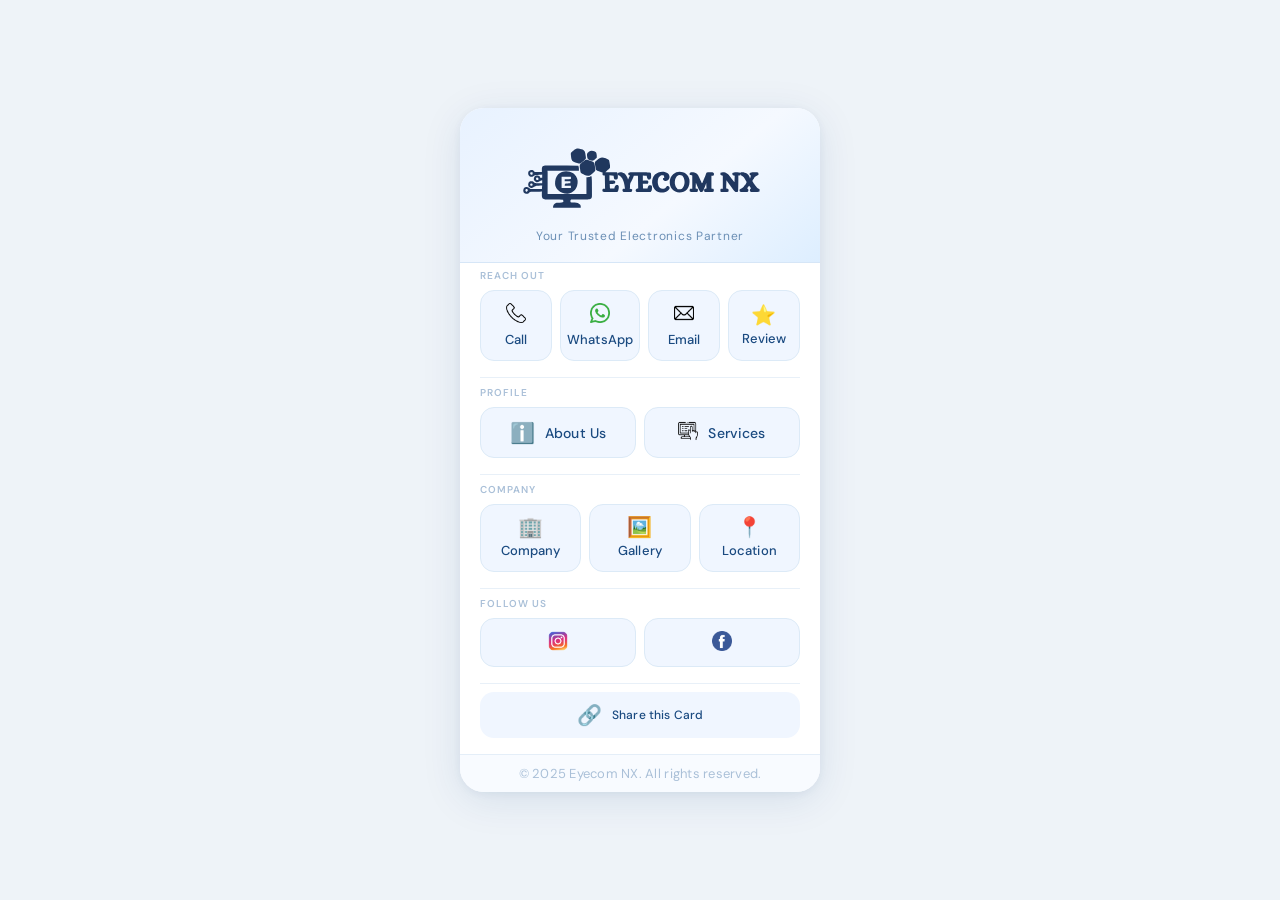
<file: index.html>
<!DOCTYPE html>
<html lang="en">
<head>
    <meta charset="UTF-8">
    <meta name="viewport" content="width=device-width, initial-scale=1.0">
    <title>Eyecom NX Digital Card</title>
    <link href="https://fonts.googleapis.com/css2?family=DM+Sans:wght@300;400;500;600&family=DM+Serif+Display&display=swap" rel="stylesheet">
    <style>
        * { box-sizing: border-box; margin: 0; padding: 0; }

        body {
            font-family: 'DM Sans', sans-serif;
            display: flex;
            justify-content: center;
            align-items: center;
            min-height: 100vh;
            background: #eef3f8;
        }

        .card {
            width: 360px;
            background: #ffffff;
            border-radius: 24px;
            box-shadow: 0 8px 40px rgba(14, 62, 120, 0.10), 0 2px 8px rgba(14,62,120,0.06);
            overflow: hidden;
        }

        /* ── HEADER ── */
        .card-header {
            background: linear-gradient(140deg, #e8f2ff 0%, #f5f9ff 60%, #ddeeff 100%);
            padding: 28px 20px 18px;
            text-align: center;
            border-bottom: 1px solid #d6e6f7;
            position: relative;
        }
        .card-header .logo-wrap {
    width: 280px;        /* wider for horizontal logo */
    height: 80px;        /* shorter height */
    border-radius: 14px;
    overflow: hidden;
    margin: 0 auto 12px;
    display: flex;
    align-items: center;
    justify-content: center;
    padding: 6px 10px;   /* spacing so logo breathes */
}
        .card-header .logo-wrap img {
    max-width: 100%;
    max-height: 100%;
    object-fit: contain;   /* IMPORTANT: no cropping */
}
        .card-header .tagline {
            font-size: 12px;
            color: #6b8fb5;
            letter-spacing: 0.06em;
            font-weight: 400;
        }

        /* ── CONTACT NAME ── */
        .contact-name {
            padding: 14px 20px 4px;
            font-size: 13px;
            color: #8aa4bf;
            font-weight: 500;
            letter-spacing: 0.06em;
            text-transform: uppercase;
        }

        /* ── SECTIONS ── */
        .card-section {
            padding: 6px 20px 14px;
        }
        .section-label {
            font-size: 10px;
            letter-spacing: 0.1em;
            text-transform: uppercase;
            color: #aac0d8;
            font-weight: 600;
            margin-bottom: 8px;
        }

        /* ── BUTTON GRID ── */
        .btn-grid {
            display: grid;
            grid-template-columns: repeat(3, 1fr);
            gap: 8px;
        }
        .btn-grid.two { grid-template-columns: repeat(2, 1fr); }
        .btn-grid.four { grid-template-columns: repeat(4, 1fr); }

        .btn {
            display: flex;
            flex-direction: column;
            align-items: center;
            justify-content: center;
            gap: 5px;
            padding: 12px 6px;
            border-radius: 14px;
            background: #f0f6ff;
            border: 1px solid #dceaf7;
            color: #1a4a80;
            text-decoration: none;
            font-size: 13px;
            font-weight: 500;
            cursor: pointer;
            transition: background 0.18s, transform 0.15s, box-shadow 0.18s;
            font-family: 'DM Sans', sans-serif;
            letter-spacing: 0.01em;
        }
        .btn:hover, .btn:active {
            background: #deeeff;
            transform: translateY(-2px);
            box-shadow: 0 4px 14px rgba(14,82,180,0.10);
        }
        .btn .icon { font-size: 20px; line-height: 1; }

        /* ── DIVIDER ── */
        .divider {
            height: 1px;
            background: #e8f0f8;
            margin: 2px 20px;
        }

        /* ── FOOTER ── */
        .footer {
            text-align: center;
            padding: 10px 20px;
            font-size: 13px;
            color: #aac0d8;
            background: #f8fbff;
            border-top: 1px solid #e4eef8;
            letter-spacing: 0.02em;
        }

        /* ── OVERLAY / MODAL base ── */
        .overlay {
            display: none;
            position: fixed; inset: 0;
            background: rgba(10, 30, 60, 0.35);
            backdrop-filter: blur(4px);
            z-index: 100;
            align-items: center;
            justify-content: center;
        }
        .overlay.show { display: flex; }

        /* ── ABOUT MODAL ── */
        .modal-box {
            background: #fff;
            border-radius: 20px;
            width: 320px;
            max-height: 82vh;
            overflow-y: auto;
            padding: 24px 20px 20px;
            box-shadow: 0 12px 48px rgba(14,62,120,0.18);
            position: relative;
        }
        .modal-box h2 {
            font-family: 'DM Serif Display', serif;
            font-size: 20px;
            color: #1a3a6a;
            margin-bottom: 10px;
            text-align: center;
        }
        .modal-box p {
            font-size: 13px;
            color: #4a6a8a;
            line-height: 1.6;
            text-align: justify;
            margin-bottom: 14px;
        }
        .modal-img-row {
            display: grid;
            grid-template-columns: 1fr 1fr;
            gap: 10px;
            margin-top: 6px;
        }
        .modal-img-item { text-align: center; }
        .modal-img-item img {
            width: 100%; aspect-ratio: 1;
            border-radius: 12px;
            object-fit: cover;
            display: block;
        }
        .modal-img-item p {
            font-size: 13px;
            color: #6b8fb5;
            margin-top: 4px;
            text-align: center;
        }
        .close-btn {
            position: absolute; top: 14px; right: 16px;
            background: #f0f6ff; border: none; border-radius: 8px;
            width: 28px; height: 28px;
            font-size: 16px; cursor: pointer; color: #4a6a8a;
            display: flex; align-items: center; justify-content: center;
        }

        /* ── SHARE PANEL ── */
        .share-box {
            background: #fff;
            border-radius: 20px;
            width: 300px;
            padding: 22px 20px 18px;
            box-shadow: 0 12px 48px rgba(14,62,120,0.18);
            position: relative;
        }
        .share-box h3 {
            font-size: 16px;
            font-weight: 600;
            color: #1a3a6a;
            margin-bottom: 14px;
            text-align: center;
        }
        .share-opt {
            display: flex; align-items: center; gap: 12px;
            padding: 11px 10px;
            border-radius: 12px;
            cursor: pointer;
            transition: background 0.15s;
            font-size: 13px;
            color: #2a4a7a;
            font-weight: 500;
        }
        .share-opt:hover { background: #f0f6ff; }
        .share-opt .s-icon { font-size: 20px; }
        .copy-row {
            margin-top: 10px;
            background: #f0f6ff;
            border-radius: 10px;
            padding: 10px 12px;
            display: flex;
            align-items: center;
            justify-content: space-between;
            gap: 8px;
            cursor: pointer;
        }
        .copy-row .url-text {
            font-size: 11px;
            color: #4a7ab5;
            overflow: hidden;
            text-overflow: ellipsis;
            white-space: nowrap;
        }
        .copy-row .copy-label {
            font-size: 11px;
            color: #1a6ad4;
            font-weight: 600;
            white-space: nowrap;
        }
    </style>
</head>
<body>

<div class="card">

    <!-- HEADER -->
    <div class="card-header">
        <div class="logo-wrap">
            <img src="logo.svg" alt="Eyecom NX Logo">
        </div>
        <div class="tagline">Your Trusted Electronics Partner</div>
    </div>

    <div class="card-section">
        <div class="section-label">Reach out</div>
        <div class="btn-grid four">
            <a href="tel:+919892994160" class="btn" target="_blank"><span class="icon"><img src="phone.png" alt="Call" width="20" height="20"></span>Call</a>
            <a href="https://wa.me/+919892994160" class="btn" target="_blank"><span class="icon"><img src="whatsapp.png" alt="WhatsApp" width="20" height="20"></span>WhatsApp</a>
            <a href="mailto:eyecomnxofficial@gmail.com" class="btn" target="_blank"><span class="icon"><img src="email.png" alt="Email" width="20" height="20"></span>Email</a>
            <a href="https://www.google.com/search?sca_esv=ef6db0e9fcb54fe8&rlz=1C1GCEA_enIN1206IN1206&biw=1920&bih=911&sxsrf=ANbL-n7V40hBqQWdiDe-k5wXI_G94UhLgA:1775487541897&si=AL3DRZHrmvnFAVQPOO2Bzhf8AX9KZZ6raUI_dT7DG_z0kV2_x4y3MsBZtAtRfDwCye7btEvg8OKfm9mX_8HF5DIIfi6-LNw5efHtBIotyjav0MInj6ka-ylIDlwmOPg7QfPc_NCCryht&q=EYECOM+NX+Reviews&sa=X&ved=2ahUKEwjHpfPBvtmTAxX6r1YBHdIsOX8Q0bkNegQIOhAF&sei=P8rTaf-7GZCL4-EP1PX3YA" class="btn" target="_blank" id="review-btn"><span class="icon">⭐</span>Review</a>
        </div>
    </div>

    <div class="divider"></div>

    <!-- PROFILE -->
    <div class="card-section">
        <div class="section-label">Profile</div>
        <div class="btn-grid two">
            <a href="#" class="btn" target="_blank" onclick="openAbout(); return false;" style="flex-direction:row; gap:10px; padding:13px 16px; justify-content:center;">
                <span class="icon">ℹ️</span> <span style="font-size:14px">About Us</span>
            </a>
            <a href="services.html" class="btn" 
   style="flex-direction:row; gap:10px; padding:13px 16px; justify-content:center;">
    <span class="icon"><img src="service.png" alt="WhatsApp" width="20" height="20"></span>
    <span style="font-size:14px">Services</span>
</a>
        </div>
    </div>

    <div class="divider"></div>

    <!-- COMPANY -->
    <div class="card-section">
        <div class="section-label">Company</div>
        <div class="btn-grid">
            <a href="https://share.google/KF7JZ3oNa4Adca69B" class="btn" target="_blank"><span class="icon">🏢</span>Company</a>
            <a href="https://maps.app.goo.gl/QxKnsnWVCc2Jv7466" class="btn" target="_blank"><span class="icon">🖼️</span>Gallery</a>
            <a href="https://www.google.com/maps?rlz=1C1GCEA_enIN1206IN1206&gs_lcrp=EgZjaHJvbWUqBggAEEUYOzIGCAAQRRg7MgYIARBFGDkyBggCEEUYOzIGCAMQRRhBMgYIBBBFGEEyBggFEEUYQdIBCDE1OTNqMGo0qAIAsAIB&um=1&ie=UTF-8&fb=1&gl=in&sa=X&geocode=KcdY0S0ryOc7MSGMhOxvmXkE&daddr=Shop.No+12,+Royal+Enclave,+Parsi+Panchayat+Rd,+near+Sona+Udyog+Industrial+Estate,+Amba+Wadi,+Natwar+Nagar,+Andheri+East,+Mumbai,+Maharashtra+400069" class="btn" target="_blank"><span class="icon">📍</span>Location</a>
        </div>
    </div>

    <div class="divider"></div>

    <!-- FOLLOW -->
    <div class="card-section">
        <div class="section-label">Follow Us</div>
        <div class="btn-grid two">
  <!-- Instagram Button -->
  <a href="https://www.instagram.com/eyecom_nx_" class="btn" target="_blank">
    <span class="icon">
      <img src="instagram.png" alt="Instagram" width="20" height="20">
    </span>
  </a>

  <!-- Facebook Button -->
  <a href="https://www.facebook.com/profile.php?id=61569805431107" class="btn" target="_blank">
    <span class="icon">
      <img src="facebook.png" alt="Facebook" width="20" height="20">
    </span>
  </a>
</div>

    </div>

    <div class="divider"></div>

    <!-- SHARE -->
    <div class="card-section" style="padding-bottom:16px;">
        <div class="btn-grid" style="grid-template-columns:repeat(1,1fr);">
            <button class="btn" target="_blank" id="share-btn" style="flex-direction:row; gap:10px; padding:13px 16px; justify-content:center; border:none;">
                <span class="icon">🔗</span> <span style="font-size:12px">Share this Card</span>
            </button>
        </div>
    </div>

    <!-- FOOTER -->
    <div class="footer">&copy; 2025 Eyecom NX. All rights reserved.</div>
</div>

<!-- ABOUT OVERLAY -->
<div class="overlay" id="about-overlay">
    <div class="modal-box">
        <button class="close-btn" onclick="closeAbout()">✕</button>
        <h2>About Us</h2>
        <p>EYECOM NX is your trusted IT Hardware & Networking showroom in Andheri East, Mumbai. With over 14 years of expertise, we specialize in high-performance Gaming PC builds, Business Laptops, PC and Laptop Repair service and CCTV Camera installation. As a Logitech Authorised Partner, we offer genuine products from top brands like TP-Link, Dell, HP, Seagate, and Hikvision. Whether you need a custom PC, expert Laptop Repair, or high-speed SSD upgrades, our team provides reliable service and authentic hardware. Visit us near Parsi Panchayat for all your IT, networking, and security needs.</p>
    </div>
</div>

<!-- SHARE OVERLAY -->
<div class="overlay" id="share-overlay">
    <div class="share-box">
        <button class="close-btn" onclick="closeShare()">✕</button>
        <h3>Share Card</h3>
        <div class="share-opt" onclick="shareWhatsApp()"><span class="s-icon">💬</span> WhatsApp</div>
        <div class="share-opt" onclick="shareEmail()"><span class="s-icon">✉️</span> Email</div>
        <div class="share-opt" onclick="nativeShare()"><span class="s-icon">🔗</span> More options…</div>
        <div class="copy-row" onclick="copyLink()">
            <span class="url-text" id="display-url">eyecomnx.com</span>
            <span class="copy-label" id="copy-label">Copy link</span>
        </div>
    </div>
</div>

<script>
    const SHARE_URL = window.location.href;
    const SHARE_TITLE = "Eyecom NX – Your Trusted Electronics Partner";

    // About modal
    function openAbout() { document.getElementById('about-overlay').classList.add('show'); }
    function closeAbout() { document.getElementById('about-overlay').classList.remove('show'); }

    // Share modal
    document.getElementById('share-btn').addEventListener('click', openShare);
    function openShare() { document.getElementById('share-overlay').classList.add('show'); }
    function closeShare() { document.getElementById('share-overlay').classList.remove('show'); }

    // Close on backdrop click
    document.querySelectorAll('.overlay').forEach(o => {
        o.addEventListener('click', e => { if (e.target === o) o.classList.remove('show'); });
    });

    // Native share (uses device share sheet)
    function nativeShare() {
        if (navigator.share) {
            navigator.share({ title: SHARE_TITLE, url: SHARE_URL })
                .catch(() => {});
        } else {
            copyLink();
        }
    }

    function shareWhatsApp() {
        window.open('https://api.whatsapp.com/send?text=' + encodeURIComponent(SHARE_TITLE + ' ' + SHARE_URL), '_blank');
    }
    function shareEmail() {
        window.open('mailto:?subject=' + encodeURIComponent(SHARE_TITLE) + '&body=' + encodeURIComponent(SHARE_URL), '_blank');
    }
    function copyLink() {
        navigator.clipboard.writeText(SHARE_URL).then(() => {
            const lbl = document.getElementById('copy-label');
            lbl.textContent = 'Copied!';
            lbl.style.color = '#27ae60';
            setTimeout(() => { lbl.textContent = 'Copy link'; lbl.style.color = ''; }, 2000);
        }).catch(() => {
            alert('Copy: ' + SHARE_URL);
        });
    }

    // Show actual current URL in share box
    document.getElementById('display-url').textContent = SHARE_URL.replace(/^https?:\/\//, '').slice(0,38);
</script>

</body>
</html>
</file>
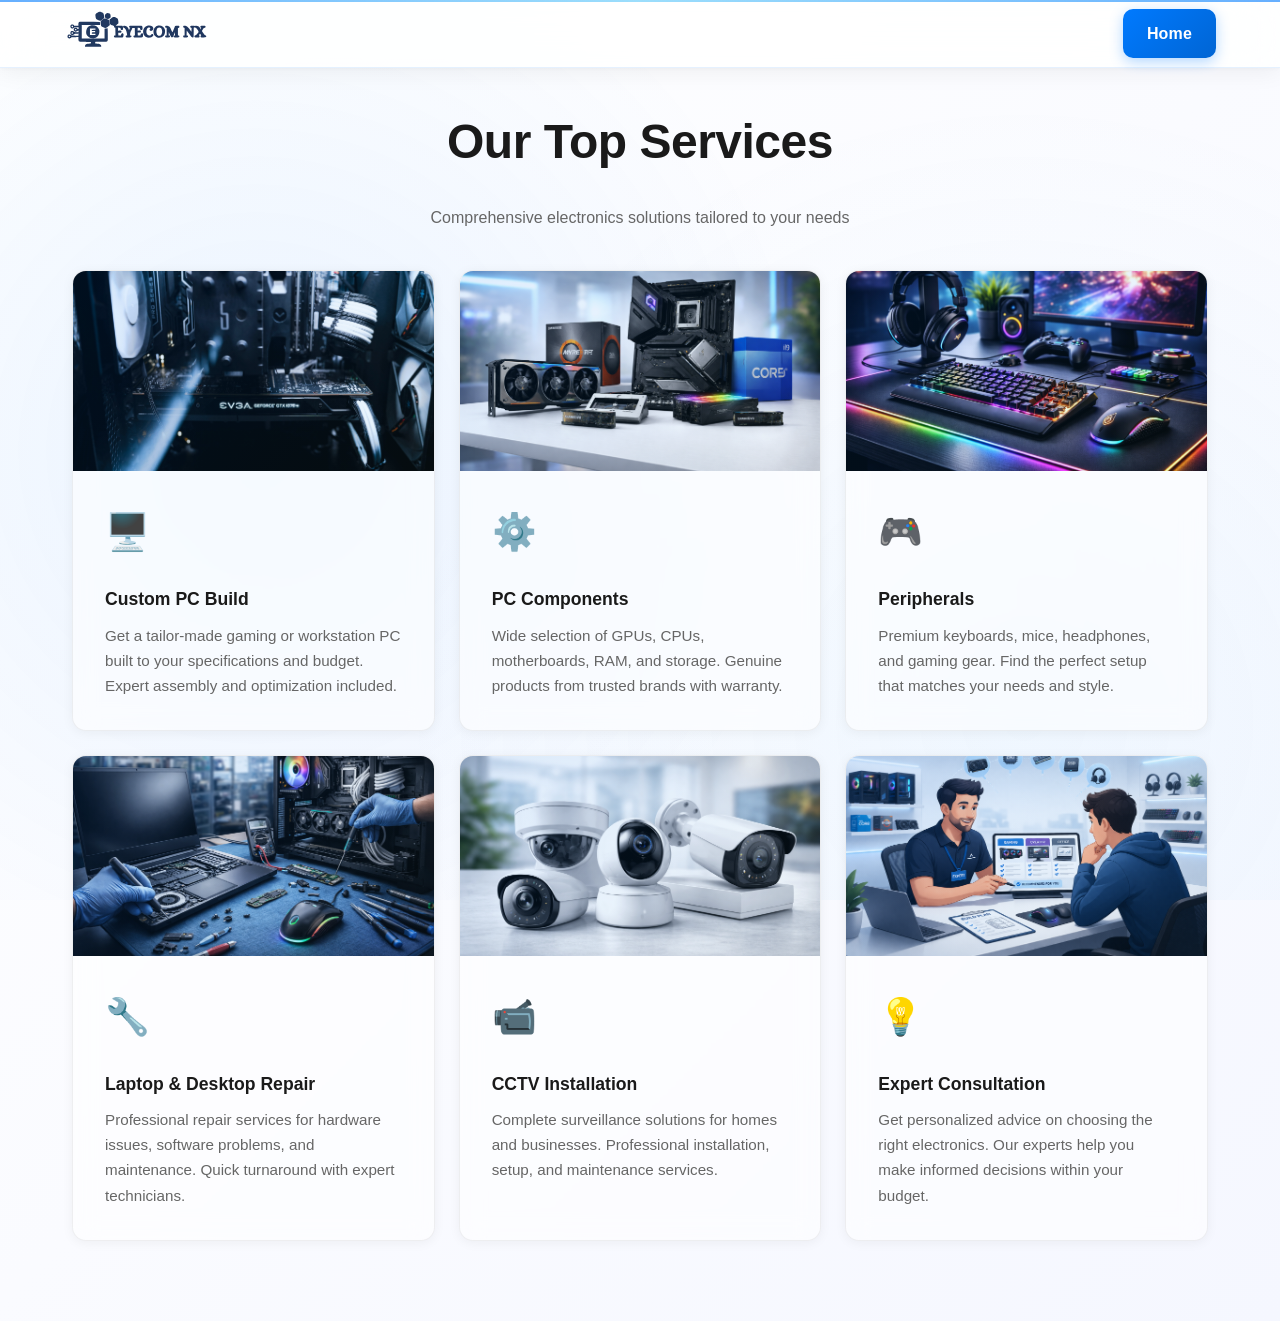
<file: services.html>
<!DOCTYPE html>
<html lang="en">
<head>
    <meta charset="UTF-8">
    <meta name="viewport" content="width=device-width, initial-scale=1.0, viewport-fit=cover">
    <meta name="description" content="Eyecom NX - Premium Electronics Retailer in Mumbai. Custom PC builds, components, peripherals, repair & CCTV services.">
    <meta name="theme-color" content="#007AFF">
    <title>Eyecom NX - Premium Electronics Retailer</title>
    <link rel="stylesheet" href="style.css">
    <style>
        @media (max-width: 768px) {
            :root {
                --spacing-xs: 0.5rem;
                --spacing-sm: 1rem;
                --spacing-md: 1.5rem;
                --spacing-lg: 2rem;
            }
        }
    </style>
</head>
<body>
    <!-- Navigation -->
    <nav class="navbar" id="navbar">
        <div class="nav-container">
            <div class="logo">
    <img src="logo.svg" alt="Eyecom NX Logo" style="height:40px;">
</div>
        </div>
        <a href="index.html" class="cta-button cta-header">Home</a>
    </nav>
    <!-- Services Section — scroll-triggered -->
    <section class="features-section" id="services">
        <div class="section-title reveal">
            <h2>Our Top Services</h2>
            <p>Comprehensive electronics solutions tailored to your needs</p>
        </div>

        <div class="feature-grid reveal-stagger">
            <div class="feature-card service-card">
                <div class="service-image">
                    <img src="builds.png" alt="Custom PC Build" loading="lazy">
                </div>
                <div class="service-content">
                    <div class="feature-icon">🖥️</div>
                    <h3>Custom PC Build</h3>
                    <p>Get a tailor-made gaming or workstation PC built to your specifications and budget. Expert assembly and optimization included.</p>
                </div>
            </div>

            <div class="feature-card service-card">
                <div class="service-image">
                    <img src="parts.png" alt="PC Components" loading="lazy">
                </div>
                <div class="service-content">
                    <div class="feature-icon">⚙️</div>
                    <h3>PC Components</h3>
                    <p>Wide selection of GPUs, CPUs, motherboards, RAM, and storage. Genuine products from trusted brands with warranty.</p>
                </div>
            </div>

            <div class="feature-card service-card">
                <div class="service-image">
                    <img src="peri.png" alt="Peripherals" loading="lazy">
                </div>
                <div class="service-content">
                    <div class="feature-icon">🎮</div>
                    <h3>Peripherals</h3>
                    <p>Premium keyboards, mice, headphones, and gaming gear. Find the perfect setup that matches your needs and style.</p>
                </div>
            </div>

            <div class="feature-card service-card">
                <div class="service-image">
                    <img src="repair.png" alt="Laptop & Desktop Repair" loading="lazy">
                </div>
                <div class="service-content">
                    <div class="feature-icon">🔧</div>
                    <h3>Laptop & Desktop Repair</h3>
                    <p>Professional repair services for hardware issues, software problems, and maintenance. Quick turnaround with expert technicians.</p>
                </div>
            </div>

            <div class="feature-card service-card">
                <div class="service-image">
                    <img src="cctv.png" alt="CCTV Installation" loading="lazy">
                </div>
                <div class="service-content">
                    <div class="feature-icon">📹</div>
                    <h3>CCTV Installation</h3>
                    <p>Complete surveillance solutions for homes and businesses. Professional installation, setup, and maintenance services.</p>
                </div>
            </div>

            <div class="feature-card service-card">
                <div class="service-image">
                    <img src="Consultation.png" alt="Expert Consultation" loading="lazy">
                </div>
                <div class="service-content">
                    <div class="feature-icon">💡</div>
                    <h3>Expert Consultation</h3>
                    <p>Get personalized advice on choosing the right electronics. Our experts help you make informed decisions within your budget.</p>
                </div>
            </div>
        </div>
    </section>


    <script>
        // ─── Mobile menu toggle ───────────────────────────────────────────────
        const menuToggle = document.getElementById('menuToggle');
        const navLinks   = document.getElementById('navLinks');

        menuToggle.addEventListener('click', () => {
            navLinks.classList.toggle('active');
            menuToggle.classList.toggle('active');
        });

        document.querySelectorAll('.nav-links a').forEach(link => {
            link.addEventListener('click', () => {
                navLinks.classList.remove('active');
                menuToggle.classList.remove('active');
            });
        });
    </script>
</body>
</html>
</file>
<file: style.css>
* {
    margin: 0;
    padding: 0;
    box-sizing: border-box;
}


:root {
    --primary-dark: #ffffff;
    --primary-accent: #007AFF;
    --secondary-accent: #5AC8FA;
    --text-primary: #1a1a1a;
    --text-secondary: #666666;
    --border-light: #e5e5e5;
    --success: #34C759;

    /* Spacing Scale */
    --spacing-xs: 0.5rem;
    --spacing-sm: 1rem;
    --spacing-md: 1.5rem;
    --spacing-lg: 2rem;
    --spacing-xl: 3rem;
    --spacing-2xl: 4rem;

    /* Touch targets */
    --touch-min: 44px;

    /* Animation easing */
    --ease-out-expo: cubic-bezier(0.16, 1, 0.3, 1);
    --ease-out-quart: cubic-bezier(0.25, 1, 0.5, 1);
}

html {
    scroll-behavior: smooth;
}

body {
    font-family: -apple-system, BlinkMacSystemFont, 'Segoe UI', 'Roboto', 'Oxygen', 'Ubuntu', sans-serif;
    background: linear-gradient(135deg, #ffffff 0%, #f5f7ff 100%);
    color: var(--text-primary);
    line-height: 1.6;
    overflow-x: hidden;
    position: relative;
}

body::before {
    content: '';
    position: fixed;
    top: 0;
    left: 0;
    right: 0;
    bottom: 0;
    background:
        radial-gradient(circle at 20% 50%, rgba(0, 122, 255, 0.08) 0%, transparent 50%),
        radial-gradient(circle at 80% 80%, rgba(90, 200, 250, 0.06) 0%, transparent 50%);
    pointer-events: none;
    z-index: 0;
}

/* Background Scattered Images */
.bg-image {
    position: absolute;
    opacity: 0.18;
    pointer-events: none;
    z-index: 0;
    background-size: contain;
    background-repeat: no-repeat;
    background-position: center;
    display: none;
}

/* ============================================
   SCROLL-TRIGGERED ANIMATION SYSTEM
   All animation state is driven by JS inline styles.
   CSS here is reduced-motion override only.
   ============================================ */

@media (prefers-reduced-motion: reduce) {
    .reveal, .reveal-left, .reveal-right,
    .reveal-scale, .stagger-child {
        opacity: 1 !important;
        transform: none !important;
        transition: none !important;
    }
}

/* ============================================
   NAVIGATION — Premium polished header
   ============================================ */

.navbar {
    position: fixed;
    top: 0;
    width: 100%;
    z-index: 1000;
    padding: 0 var(--spacing-sm);
    display: flex;
    justify-content: space-between;
    align-items: center;
    gap: 1rem;
    height: 64px;

    /* Premium layered background */
    background: rgba(255, 255, 255, 0.82);
    backdrop-filter: blur(20px) saturate(180%);
    -webkit-backdrop-filter: blur(20px) saturate(180%);

    /* Single clean border — no double-line artifact */
    border-bottom: 1px solid rgba(0, 122, 255, 0.10);

    /* Polished shadow — softer, more depth */
    box-shadow:
        0 1px 0 rgba(255, 255, 255, 0.9) inset,
        0 4px 24px rgba(0, 0, 0, 0.06),
        0 1px 4px rgba(0, 0, 0, 0.04);

    transition: background 0.3s ease, box-shadow 0.3s ease;
}

/* Scrolled state: slightly more opaque */
.navbar.scrolled {
    background: rgba(255, 255, 255, 0.94);
    box-shadow:
        0 1px 0 rgba(255, 255, 255, 0.9) inset,
        0 8px 32px rgba(0, 0, 0, 0.09),
        0 1px 6px rgba(0, 0, 0, 0.05);
}

/* Subtle top accent line */
.navbar::before {
    content: '';
    position: absolute;
    top: 0;
    left: 0;
    right: 0;
    height: 2px;
    background: linear-gradient(90deg, var(--primary-accent), var(--secondary-accent), var(--primary-accent));
    opacity: 0.6;
}

.nav-container {
    display: flex;
    justify-content: space-between;
    align-items: center;
    flex: 1;
    gap: 1rem;
}

.logo {
    font-size: 1.25rem;
    font-weight: 800;
    color: var(--primary-accent);
    letter-spacing: -0.5px;
    white-space: nowrap;
    background: linear-gradient(135deg, var(--primary-accent), var(--secondary-accent));
    -webkit-background-clip: text;
    -webkit-text-fill-color: transparent;
    background-clip: text;
}

.nav-links {
    display: none;
    list-style: none;
    position: absolute;
    top: calc(100% + 4px);
    left: 0;
    right: 0;
    background: rgba(255, 255, 255, 0.97);
    backdrop-filter: blur(20px);
    border-bottom: 1px solid rgba(0, 122, 255, 0.08);
    padding: var(--spacing-md);
    gap: var(--spacing-sm);
    flex-direction: column;
    box-shadow: 0 8px 32px rgba(0, 0, 0, 0.08);
    border-radius: 0 0 16px 16px;
    animation: menuSlideDown 0.25s var(--ease-out-quart) both;
}

.nav-links.active {
    display: flex;
}

@keyframes menuSlideDown {
    from {
        opacity: 0;
        transform: translateY(-8px);
    }
    to {
        opacity: 1;
        transform: translateY(0);
    }
}

.nav-links a {
    color: var(--text-primary);
    text-decoration: none;
    font-size: 0.95rem;
    font-weight: 500;
    padding: 0.65rem var(--spacing-md);
    transition: color 0.2s ease, background 0.2s ease;
    display: flex;
    align-items: center;
    min-height: var(--touch-min);
    border-radius: 8px;
}

.nav-links a:active {
    color: var(--primary-accent);
    background: rgba(0, 122, 255, 0.06);
}

/* Mobile Menu Toggle */
.mobile-menu-toggle {
    display: flex;
    flex-direction: column;
    gap: 5px;
    background: none;
    border: none;
    cursor: pointer;
    padding: var(--spacing-xs);
    width: var(--touch-min);
    height: var(--touch-min);
    align-items: center;
    justify-content: center;
}

.mobile-menu-toggle span {
    width: 22px;
    height: 2px;
    background: var(--text-primary);
    border-radius: 2px;
    transition: all 0.3s var(--ease-out-quart);
    display: block;
    transform-origin: center;
}

.mobile-menu-toggle.active span:nth-child(1) {
    transform: rotate(45deg) translate(5px, 5px);
}
.mobile-menu-toggle.active span:nth-child(2) {
    opacity: 0;
    transform: scaleX(0);
}
.mobile-menu-toggle.active span:nth-child(3) {
    transform: rotate(-45deg) translate(5px, -5px);
}

.cta-header {
    display: none;
    padding: 0.6rem 1.2rem;
    font-size: 0.875rem;
    white-space: nowrap;
}

/* Buttons */
.cta-button {
    background: linear-gradient(135deg, var(--primary-accent), #0065d4);
    color: white;
    padding: 0.75rem 1.5rem;
    border-radius: 10px;
    border: none;
    cursor: pointer;
    font-weight: 600;
    transition: transform 0.25s var(--ease-out-quart), box-shadow 0.25s ease, filter 0.2s ease;
    text-decoration: none;
    min-height: var(--touch-min);
    display: inline-flex;
    align-items: center;
    justify-content: center;
    font-size: 1rem;
    box-shadow: 0 4px 14px rgba(0, 122, 255, 0.3);
    letter-spacing: 0.01em;
}

.cta-button:active {
    transform: scale(0.97) translateY(1px);
    box-shadow: 0 2px 8px rgba(0, 122, 255, 0.2);
}

.cta-button-secondary {
    background: transparent;
    border: 1.5px solid var(--primary-accent);
    color: var(--primary-accent);
    padding: 0.75rem 1.5rem;
    border-radius: 10px;
    cursor: pointer;
    font-weight: 600;
    transition: all 0.25s var(--ease-out-quart);
    text-decoration: none;
    min-height: var(--touch-min);
    display: inline-flex;
    align-items: center;
    justify-content: center;
    letter-spacing: 0.01em;
}

.cta-button-secondary:active {
    background: var(--primary-accent);
    color: white;
    transform: scale(0.97);
}

/* ============================================
   HERO SECTION
   ============================================ */

.hero {
    min-height: 100vh;
    display: flex;
    align-items: center;
    justify-content: center;
    padding: 7rem var(--spacing-sm) var(--spacing-md);
    position: relative;
    overflow: hidden;
}

.hero::before {
    content: '';
    position: absolute;
    width: 500px;
    height: 500px;
    background: radial-gradient(circle, rgba(0, 122, 255, 0.12) 0%, transparent 70%);
    border-radius: 50%;
    top: -250px;
    right: -250px;
    animation: bgFloat 7s ease-in-out infinite;
    filter: blur(48px);
    pointer-events: none;
}

.hero::after {
    content: '';
    position: absolute;
    width: 380px;
    height: 380px;
    background: radial-gradient(circle, rgba(90, 200, 250, 0.1) 0%, transparent 70%);
    border-radius: 50%;
    bottom: -190px;
    left: -190px;
    animation: bgFloat 9s ease-in-out infinite reverse;
    filter: blur(48px);
    pointer-events: none;
}

@keyframes bgFloat {
    0%, 100% { transform: translateY(0px) scale(1); }
    50% { transform: translateY(30px) scale(1.04); }
}

.hero-content {
    position: relative;
    z-index: 1;
    width: 100%;
    max-width: 1200px;
    display: grid;
    grid-template-columns: 1fr;
    gap: var(--spacing-lg);
    align-items: center;
    padding: 0 var(--spacing-sm);
}

/* Hero text — animate in on page load (above the fold, no scroll needed) */
.hero-text .tagline {
    display: inline-block;
    background: rgba(0, 122, 255, 0.08);
    border: 1px solid rgba(0, 122, 255, 0.25);
    padding: 0.6rem 1.25rem;
    border-radius: 50px;
    color: var(--primary-accent);
    font-size: 0.85rem;
    font-weight: 600;
    margin-bottom: var(--spacing-md);
    opacity: 0;
    transform: translateY(16px);
    animation: heroFadeUp 0.7s var(--ease-out-expo) 0.15s both;
}

.hero-text h1 {
    font-size: 2rem;
    font-weight: 800;
    margin-bottom: var(--spacing-md);
    line-height: 1.2;
    color: var(--text-primary);
    opacity: 0;
    transform: translateY(20px);
    animation: heroFadeUp 0.8s var(--ease-out-expo) 0.28s both;
}

.hero-text p {
    font-size: 1rem;
    color: var(--text-secondary);
    margin-bottom: var(--spacing-lg);
    line-height: 1.8;
    opacity: 0;
    transform: translateY(18px);
    animation: heroFadeUp 0.8s var(--ease-out-expo) 0.42s both;
}

.cta-group {
    display: flex;
    gap: var(--spacing-sm);
    flex-direction: column;
    opacity: 0;
    transform: translateY(16px);
    animation: heroFadeUp 0.7s var(--ease-out-expo) 0.56s both;
}

@keyframes heroFadeUp {
    to {
        opacity: 1;
        transform: translateY(0);
    }
}

.cta-group .cta-button,
.cta-group .cta-button-secondary {
    width: 100%;
    text-align: center;
}

/* Hero Visual */
.hero-visual {
    position: relative;
    display: flex;
    justify-content: center;
    align-items: center;
    opacity: 0;
    transform: translateY(24px) scale(0.97);
    animation: heroFadeUp 0.9s var(--ease-out-expo) 0.48s both;
}

.floating-card {
    background: rgba(255, 255, 255, 0.72);
    backdrop-filter: blur(24px) saturate(160%);
    -webkit-backdrop-filter: blur(24px) saturate(160%);
    border: 1px solid rgba(0, 122, 255, 0.14);
    border-radius: 20px;
    padding: var(--spacing-lg);
    width: 100%;
    max-width: 350px;
    animation: cardFloat 4s ease-in-out infinite;
    box-shadow:
        0 4px 6px rgba(0, 0, 0, 0.04),
        0 12px 40px rgba(0, 122, 255, 0.12),
        0 0 0 1px rgba(255, 255, 255, 0.6) inset;
}

@keyframes cardFloat {
    0%, 100% { transform: translateY(0px); }
    50% { transform: translateY(-16px); }
}

.floating-card-header {
    text-align: center;
    margin-bottom: var(--spacing-lg);
}

.floating-card-header h3 {
    font-size: 1.5rem;
    margin-bottom: var(--spacing-sm);
}

.floating-card-header p {
    color: var(--text-secondary);
    font-size: 0.9rem;
}

.logo-img {
    margin-bottom: var(--spacing-sm);
    display: block;
    margin-left: auto;
    margin-right: auto;
}

.stat-grid {
    display: grid;
    grid-template-columns: 1fr 1fr;
    gap: var(--spacing-md);
    margin-bottom: var(--spacing-md);
}

.stat-item {
    background: rgba(0, 122, 255, 0.05);
    padding: var(--spacing-md);
    border-radius: 12px;
    text-align: center;
    border: 1px solid rgba(0, 122, 255, 0.12);
    transition: transform 0.3s ease, background 0.3s ease;
}

.stat-number {
    font-size: 1.75rem;
    font-weight: 800;
    background: linear-gradient(135deg, var(--primary-accent), var(--secondary-accent));
    -webkit-background-clip: text;
    -webkit-text-fill-color: transparent;
    background-clip: text;
    margin-bottom: var(--spacing-xs);
}

.stat-label {
    font-size: 0.8rem;
    color: var(--text-secondary);
    font-weight: 500;
}

/* ============================================
   SECTIONS
   ============================================ */

.contact-section,
.features-section {
    padding: 3rem var(--spacing-sm);
    max-width: 1200px;
    margin: 0 auto;
    position: relative;
    z-index: 1;
}

.features-section {
    padding: 4rem var(--spacing-sm);
}

.section-title {
    text-align: center;
    margin-bottom: 2.5rem;
}

.section-title h2 {
    font-size: 1.75rem;
    margin-top: var(--spacing-md);
    margin-bottom: var(--spacing-md);
    color: var(--text-primary);
    font-weight: 800;
    letter-spacing: -0.5px;
}

.section-title p {
    color: var(--text-secondary);
    font-size: 1rem;
}

/* Contact Grid */
.contact-grid {
    display: grid;
    grid-template-columns: 1fr;
    gap: var(--spacing-md);
    margin-bottom: var(--spacing-xl);
}

.contact-card {
    display: flex;
    text-decoration: none;
    color: inherit;
    background: rgba(255, 255, 255, 0.65);
    backdrop-filter: blur(20px);
    -webkit-backdrop-filter: blur(20px);
    border: 1px solid rgba(0, 0, 0, 0.06);
    border-radius: 14px;
    padding: var(--spacing-lg);
    text-align: center;
    transition: transform 0.3s var(--ease-out-quart), box-shadow 0.3s ease, border-color 0.3s ease;
    min-height: var(--touch-min);
    flex-direction: column;
    justify-content: center;
    align-items: center;
    box-shadow: 0 2px 12px rgba(0, 0, 0, 0.05);
}

.contact-card:active {
    border-color: var(--primary-accent);
    transform: translateY(-4px);
    box-shadow: 0 12px 28px rgba(0, 122, 255, 0.14);
}

.contact-icon {
    font-size: 2.25rem;
    margin-bottom: var(--spacing-md);
    display: block;
    transition: transform 0.3s var(--ease-out-expo);
}

.contact-card h3 {
    font-size: 1.1rem;
    font-weight: 700;
    margin-bottom: var(--spacing-sm);
}

.contact-card p {
    color: var(--text-secondary);
    font-size: 0.9rem;
    margin-bottom: var(--spacing-md);
}

.contact-link {
    display: inline-block;
    color: var(--primary-accent);
    text-decoration: none;
    font-weight: 600;
    font-size: 0.9rem;
    transition: all 0.2s ease;
    border-bottom: 1.5px solid transparent;
}

.contact-card:active .contact-link {
    border-bottom-color: var(--primary-accent);
}

/* Feature Grid */
.feature-grid {
    display: grid;
    grid-template-columns: 1fr;
    gap: var(--spacing-md);
}

.feature-card {
    background: rgba(255, 255, 255, 0.65);
    border: 1px solid rgba(0, 0, 0, 0.06);
    border-radius: 14px;
    padding: var(--spacing-lg);
    transition: transform 0.3s var(--ease-out-quart), box-shadow 0.3s ease, border-color 0.3s ease;
    box-shadow: 0 2px 12px rgba(0, 0, 0, 0.05);
}

.feature-card:active {
    border-color: var(--primary-accent);
    background: rgba(255, 255, 255, 0.85);
    transform: translateY(-4px);
    box-shadow: 0 12px 24px rgba(0, 122, 255, 0.12);
}

.feature-icon {
    font-size: 2.25rem;
    margin-bottom: var(--spacing-md);
    display: block;
    transition: transform 0.3s var(--ease-out-expo);
}

.feature-card h3 {
    font-size: 1.1rem;
    font-weight: 700;
    margin-bottom: 0.6rem;
}

.feature-card p {
    color: var(--text-secondary);
    font-size: 0.95rem;
    line-height: 1.65;
}

/* Service Cards */
.service-card {
    padding: 0;
    display: flex;
    flex-direction: column;
    overflow: hidden;
    background: rgba(255, 255, 255, 0.55);
    backdrop-filter: blur(12px);
    -webkit-backdrop-filter: blur(12px);
}

.service-card:active {
    transform: translateY(-8px);
    box-shadow: 0 16px 40px rgba(0, 122, 255, 0.15);
}

.service-image {
    width: 100%;
    height: 200px;
    overflow: hidden;
    position: relative;
}

.service-image img {
    width: 100%;
    height: 100%;
    object-fit: cover;
    transition: transform 0.6s var(--ease-out-expo);
}

.service-card:active .service-image img {
    transform: scale(1.05);
}

.service-image::after {
    content: '';
    position: absolute;
    top: 0;
    left: 0;
    right: 0;
    bottom: 0;
    background: linear-gradient(135deg, rgba(0, 122, 255, 0.12), rgba(90, 200, 250, 0.06));
}

.service-content {
    padding: var(--spacing-lg);
    flex: 1;
    display: flex;
    flex-direction: column;
}

/* Social Links */
.social-links {
    display: flex;
    justify-content: center;
    gap: var(--spacing-lg);
    margin: var(--spacing-xl) 0;
    flex-wrap: wrap;
}

.social-btn {
    width: 60px;
    height: 60px;
    border-radius: 50%;
    display: flex;
    align-items: center;
    justify-content: center;
    background: rgba(0, 122, 255, 0.07);
    border: 1.5px solid rgba(0, 122, 255, 0.18);
    color: var(--primary-accent);
    text-decoration: none;
    font-size: 1.6rem;
    transition: all 0.3s var(--ease-out-quart);
    box-shadow: 0 2px 12px rgba(0, 122, 255, 0.08);
}

.social-btn:active {
    background: var(--primary-accent);
    border-color: var(--primary-accent);
    color: white;
    transform: scale(0.93);
}

/* Footer */
footer {
    padding: var(--spacing-xl) var(--spacing-sm);
    border-top: 1px solid var(--border-light);
    text-align: center;
    color: var(--text-secondary);
    position: relative;
    z-index: 1;
    background: rgba(255, 255, 255, 0.55);
    backdrop-filter: blur(10px);
}

footer p {
    margin: var(--spacing-sm) 0;
    font-size: 0.9rem;
    line-height: 1.6;
}

/* ============================================
   RESPONSIVE — Tablet (640px+)
   ============================================ */
@media (min-width: 640px) {
    .logo {
        font-size: 1.5rem;
    }

    .navbar {
        padding: 0 var(--spacing-lg);
    }

    .hero {
        padding: 8rem var(--spacing-lg) var(--spacing-lg);
    }

    .hero-text h1 {
        font-size: 2.5rem;
    }

    .section-title h2 {
        font-size: 2.25rem;
    }

    .cta-group {
        flex-direction: row;
    }

    .cta-group .cta-button,
    .cta-group .cta-button-secondary {
        width: auto;
    }

    .contact-grid {
        grid-template-columns: repeat(2, 1fr);
        gap: var(--spacing-lg);
    }

    .feature-grid {
        grid-template-columns: repeat(2, 1fr);
    }

    .stat-grid {
        grid-template-columns: repeat(2, 1fr);
    }

    .floating-card {
        max-width: 100%;
    }

    .contact-section,
    .features-section {
        padding: 4rem var(--spacing-lg);
    }

    .features-section {
        padding: 5rem var(--spacing-lg);
    }
}

/* ============================================
   RESPONSIVE — Desktop (1024px+)
   ============================================ */
@media (min-width: 1024px) {
    .navbar {
        padding: 0 var(--spacing-2xl);
        height: 68px;
    }

    .bg-image {
        display: block;
    }

    .nav-container {
        gap: var(--spacing-xl);
    }

    .mobile-menu-toggle {
        display: none;
    }

    /* Desktop nav — inline, no dropdown */
    .nav-links {
        display: flex !important;
        position: static;
        background: none;
        border: none;
        padding: 0;
        flex-direction: row;
        animation: none;
        box-shadow: none;
        border-radius: 0;
        gap: 0;
    }

    .nav-links a {
        padding: 0.5rem var(--spacing-sm);
        font-size: 0.9rem;
        min-height: unset;
        border-radius: 8px;
    }

    .nav-links a:hover {
        color: var(--primary-accent);
        background: rgba(0, 122, 255, 0.06);
    }

    .cta-header {
        display: inline-flex !important;
    }

    .hero {
        min-height: 100vh;
        padding: 8rem var(--spacing-lg) 2rem;
    }

    .hero-content {
        grid-template-columns: 1fr 1fr;
        gap: var(--spacing-2xl);
    }

    .hero-text h1 {
        font-size: 3.5rem;
    }

    .hero-text p {
        font-size: 1.125rem;
    }

    .section-title h2 {
        font-size: 2.5rem;
    }

    .contact-grid {
        grid-template-columns: repeat(3, 1fr);
        gap: var(--spacing-lg);
    }

    .feature-grid {
        grid-template-columns: repeat(3, 1fr);
    }

    /* Desktop hover states */
    .contact-card:hover {
        border-color: rgba(0, 122, 255, 0.35);
        transform: translateY(-8px);
        box-shadow: 0 20px 40px rgba(0, 122, 255, 0.12);
    }

    .contact-card:hover .contact-icon {
        transform: scale(1.15) translateY(-2px);
    }

    .feature-card:hover {
        border-color: rgba(0, 122, 255, 0.3);
        background: rgba(255, 255, 255, 0.85);
        transform: translateY(-6px);
        box-shadow: 0 16px 32px rgba(0, 122, 255, 0.1);
    }

    .feature-card:hover .feature-icon {
        transform: scale(1.12) translateY(-2px);
    }

    .service-card:hover {
        transform: translateY(-10px);
        box-shadow: 0 20px 48px rgba(0, 122, 255, 0.15);
    }

    .service-card:hover .service-image img {
        transform: scale(1.08);
    }

    .social-btn:hover {
        background: var(--primary-accent);
        border-color: var(--primary-accent);
        color: white;
        transform: translateY(-6px) scale(1.06);
        box-shadow: 0 10px 24px rgba(0, 122, 255, 0.3);
    }

    .cta-button:hover {
        transform: translateY(-2px);
        box-shadow: 0 10px 28px rgba(0, 122, 255, 0.35);
        filter: brightness(1.06);
    }

    .cta-button-secondary:hover {
        background: var(--primary-accent);
        color: white;
        transform: translateY(-2px);
        box-shadow: 0 8px 20px rgba(0, 122, 255, 0.25);
    }
}

/* ============================================
   RESPONSIVE — XL (1280px+)
   ============================================ */
@media (min-width: 1280px) {
    .section-title h2 {
        font-size: 3rem;
    }

    .hero-text h1 {
        font-size: 4rem;
    }
}

/* ============================================
   ACCESSIBILITY — Reduced motion
   ============================================ */
@media (prefers-reduced-motion: reduce) {
    *,
    *::before,
    *::after {
        animation-duration: 0.01ms !important;
        animation-iteration-count: 1 !important;
        transition-duration: 0.01ms !important;
    }

    /* Instantly reveal all elements for reduced-motion users */
    .reveal,
    .reveal-left,
    .reveal-right,
    .reveal-scale {
        opacity: 1 !important;
        transform: none !important;
    }

    .reveal-stagger > * {
        opacity: 1 !important;
        transform: none !important;
    }
}

/* Print */
@media print {
    nav, .cta-group, .social-links { display: none; }
    body { background: white; color: #1a1a1a; }

    .reveal, .reveal-left, .reveal-right, .reveal-scale, .stagger-child {
        opacity: 1 !important;
        transform: none !important;
        transition: none !important;
    }
}
</file>
